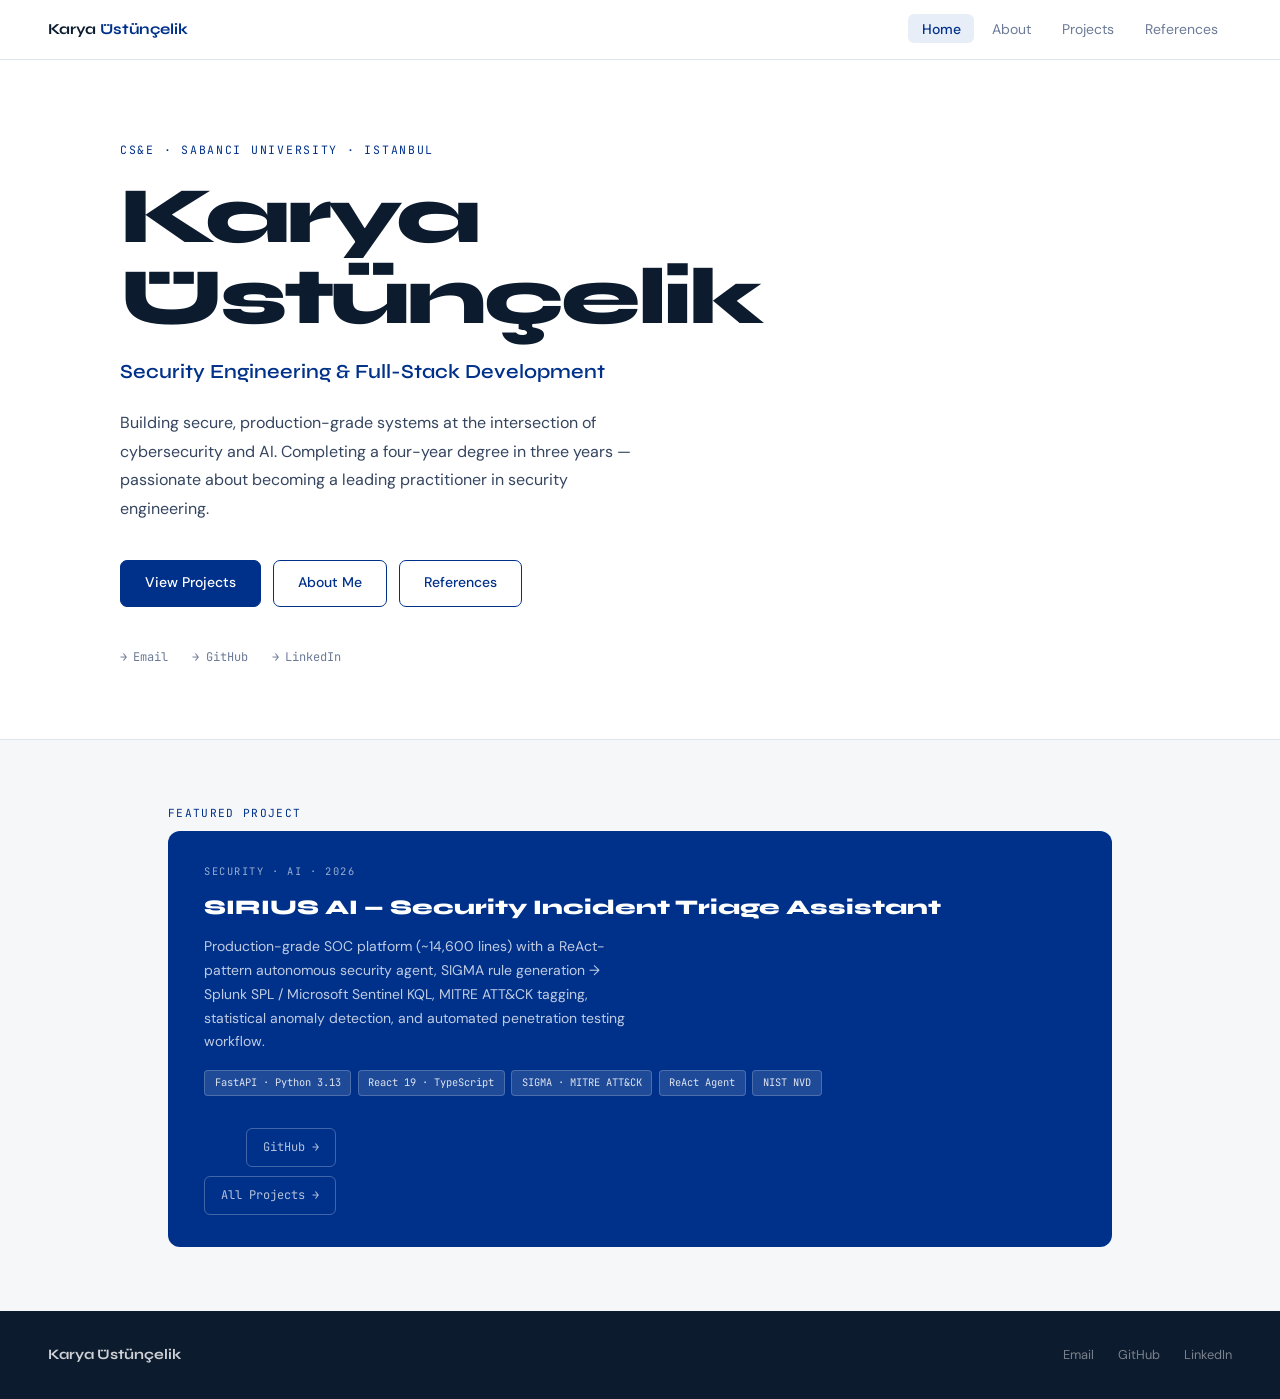
<file: index.html>
<!DOCTYPE html>
<html lang="en">
<head>
<meta charset="UTF-8"/>
<meta name="viewport" content="width=device-width, initial-scale=1.0"/>
<title>Karya Üstünçelik</title>
<link rel="stylesheet" href="style.css"/>
<style>
.hero {
  background: var(--white);
  border-bottom: 1px solid var(--border);
  padding: 5rem 3rem 4.5rem;
}
.hero-inner { max-width: 1040px; margin: 0 auto; }
.hero-eyebrow {
  font-family: var(--f-mono);
  font-size: 0.72rem; color: var(--blue);
  letter-spacing: 0.15em; text-transform: uppercase;
  margin-bottom: 1rem;
}
.hero-name {
  font-family: var(--f-display);
  font-size: clamp(3rem, 7vw, 5rem);
  font-weight: 800; letter-spacing: -0.04em;
  line-height: 1.02; color: var(--ink);
  margin-bottom: 1rem;
}
.hero-role {
  font-family: var(--f-display);
  font-size: clamp(1rem, 2.5vw, 1.25rem);
  font-weight: 600; color: var(--blue);
  margin-bottom: 1.25rem;
}
.hero-desc {
  font-size: 1rem; color: var(--ink-mid);
  max-width: 520px; line-height: 1.8; margin-bottom: 2.25rem;
}
.hero-btns { display: flex; gap: 0.75rem; flex-wrap: wrap; }
.hero-links {
  margin-top: 2.5rem;
  display: flex; gap: 1.5rem; flex-wrap: wrap;
}
.hero-link {
  font-family: var(--f-mono);
  font-size: 0.75rem; color: var(--muted);
  text-decoration: none; display: flex;
  align-items: center; gap: 0.4rem;
  transition: color 0.2s;
}
.hero-link:hover { color: var(--blue); }
.hero-link::before { content: '→'; }

/* FEATURED */
.featured-card {
  background: var(--blue);
  border-radius: 12px;
  padding: 2rem 2.25rem;
  color: #fff;
  display: flex; justify-content: space-between;
  align-items: flex-start; gap: 2rem;
  flex-wrap: wrap;
}
.featured-label {
  font-family: var(--f-mono);
  font-size: 0.65rem; letter-spacing: 0.15em;
  text-transform: uppercase; color: rgba(255,255,255,0.6);
  margin-bottom: 0.6rem;
}
.featured-title {
  font-family: var(--f-display);
  font-size: 1.3rem; font-weight: 800;
  color: #fff; margin-bottom: 0.6rem;
}
.featured-desc { font-size: 0.875rem; color: rgba(255,255,255,0.75); line-height: 1.7; max-width: 440px; }
.featured-tags { display: flex; flex-wrap: wrap; gap: 0.4rem; margin-top: 1rem; }
.featured-tag {
  font-family: var(--f-mono);
  font-size: 0.65rem; padding: 0.2rem 0.6rem;
  background: rgba(255,255,255,0.12);
  color: rgba(255,255,255,0.85);
  border: 1px solid rgba(255,255,255,0.2);
  border-radius: 4px;
}
.featured-link {
  font-family: var(--f-mono);
  font-size: 0.75rem; color: rgba(255,255,255,0.7);
  text-decoration: none; white-space: nowrap;
  padding: 0.5rem 1rem;
  border: 1px solid rgba(255,255,255,0.25);
  border-radius: 6px; transition: background 0.2s;
}
.featured-link:hover { background: rgba(255,255,255,0.12); color: #fff; }

@media (max-width: 768px) {
  .hero { padding: 3rem 1.25rem 2.5rem; }
}
</style>
</head>
<body>

<nav>
  <a href="index.html" class="nav-brand">Karya <em>Üstünçelik</em></a>
  <ul class="nav-links">
    <li><a href="index.html" class="active">Home</a></li>
    <li><a href="about.html">About</a></li>
    <li><a href="projects.html">Projects</a></li>
    <li><a href="references.html">References</a></li>
  </ul>
</nav>

<div class="hero">
  <div class="hero-inner">
    <p class="hero-eyebrow">CS&amp;E · Sabancı University · Istanbul</p>
    <h1 class="hero-name">Karya<br/>Üstünçelik</h1>
    <p class="hero-role">Security Engineering &amp; Full-Stack Development</p>
    <p class="hero-desc">
      Building secure, production-grade systems at the intersection of cybersecurity and AI.
      Completing a four-year degree in three years — passionate about becoming a leading
      practitioner in security engineering.
    </p>
    <div class="hero-btns">
      <a href="projects.html" class="btn btn-primary">View Projects</a>
      <a href="about.html" class="btn btn-outline">About Me</a>
      <a href="references.html" class="btn btn-outline">References</a>
    </div>
    <div class="hero-links">
      <a href="mailto:karya.ustuncelik@sabanciuniv.edu" class="hero-link">Email</a>
      <a href="https://github.com/Karyaustuncelik" class="hero-link" target="_blank">GitHub</a>
      <a href="https://www.linkedin.com/in/karya-ustuncelik-a9627a252" class="hero-link" target="_blank">LinkedIn</a>
    </div>
  </div>
</div>

<div style="background:var(--bg);padding:4rem 0;">
  <div class="container">
    <p class="section-label">Featured Project</p>
    <div class="featured-card">
      <div>
        <div class="featured-label">Security · AI · 2026</div>
        <div class="featured-title">SIRIUS AI — Security Incident Triage Assistant</div>
        <div class="featured-desc">
          Production-grade SOC platform (~14,600 lines) with a ReAct-pattern autonomous security agent,
          SIGMA rule generation → Splunk SPL / Microsoft Sentinel KQL, MITRE ATT&amp;CK tagging,
          statistical anomaly detection, and automated penetration testing workflow.
        </div>
        <div class="featured-tags">
          <span class="featured-tag">FastAPI · Python 3.13</span>
          <span class="featured-tag">React 19 · TypeScript</span>
          <span class="featured-tag">SIGMA · MITRE ATT&amp;CK</span>
          <span class="featured-tag">ReAct Agent</span>
          <span class="featured-tag">NIST NVD</span>
        </div>
      </div>
      <div style="display:flex;flex-direction:column;gap:0.6rem;align-items:flex-end;">
        <a href="https://github.com/Karyaustuncelik/AI-Powered-Security-Incident-Triage-Assistant" class="featured-link" target="_blank">GitHub →</a>
        <a href="projects.html" class="featured-link">All Projects →</a>
      </div>
    </div>
  </div>
</div>

<footer>
  <span class="footer-name">Karya Üstünçelik</span>
  <div class="footer-links">
    <a href="mailto:karya.ustuncelik@sabanciuniv.edu">Email</a>
    <a href="https://github.com/Karyaustuncelik" target="_blank">GitHub</a>
    <a href="https://www.linkedin.com/in/karya-ustuncelik-a9627a252" target="_blank">LinkedIn</a>
  </div>
</footer>

</body>
</html>
</file>
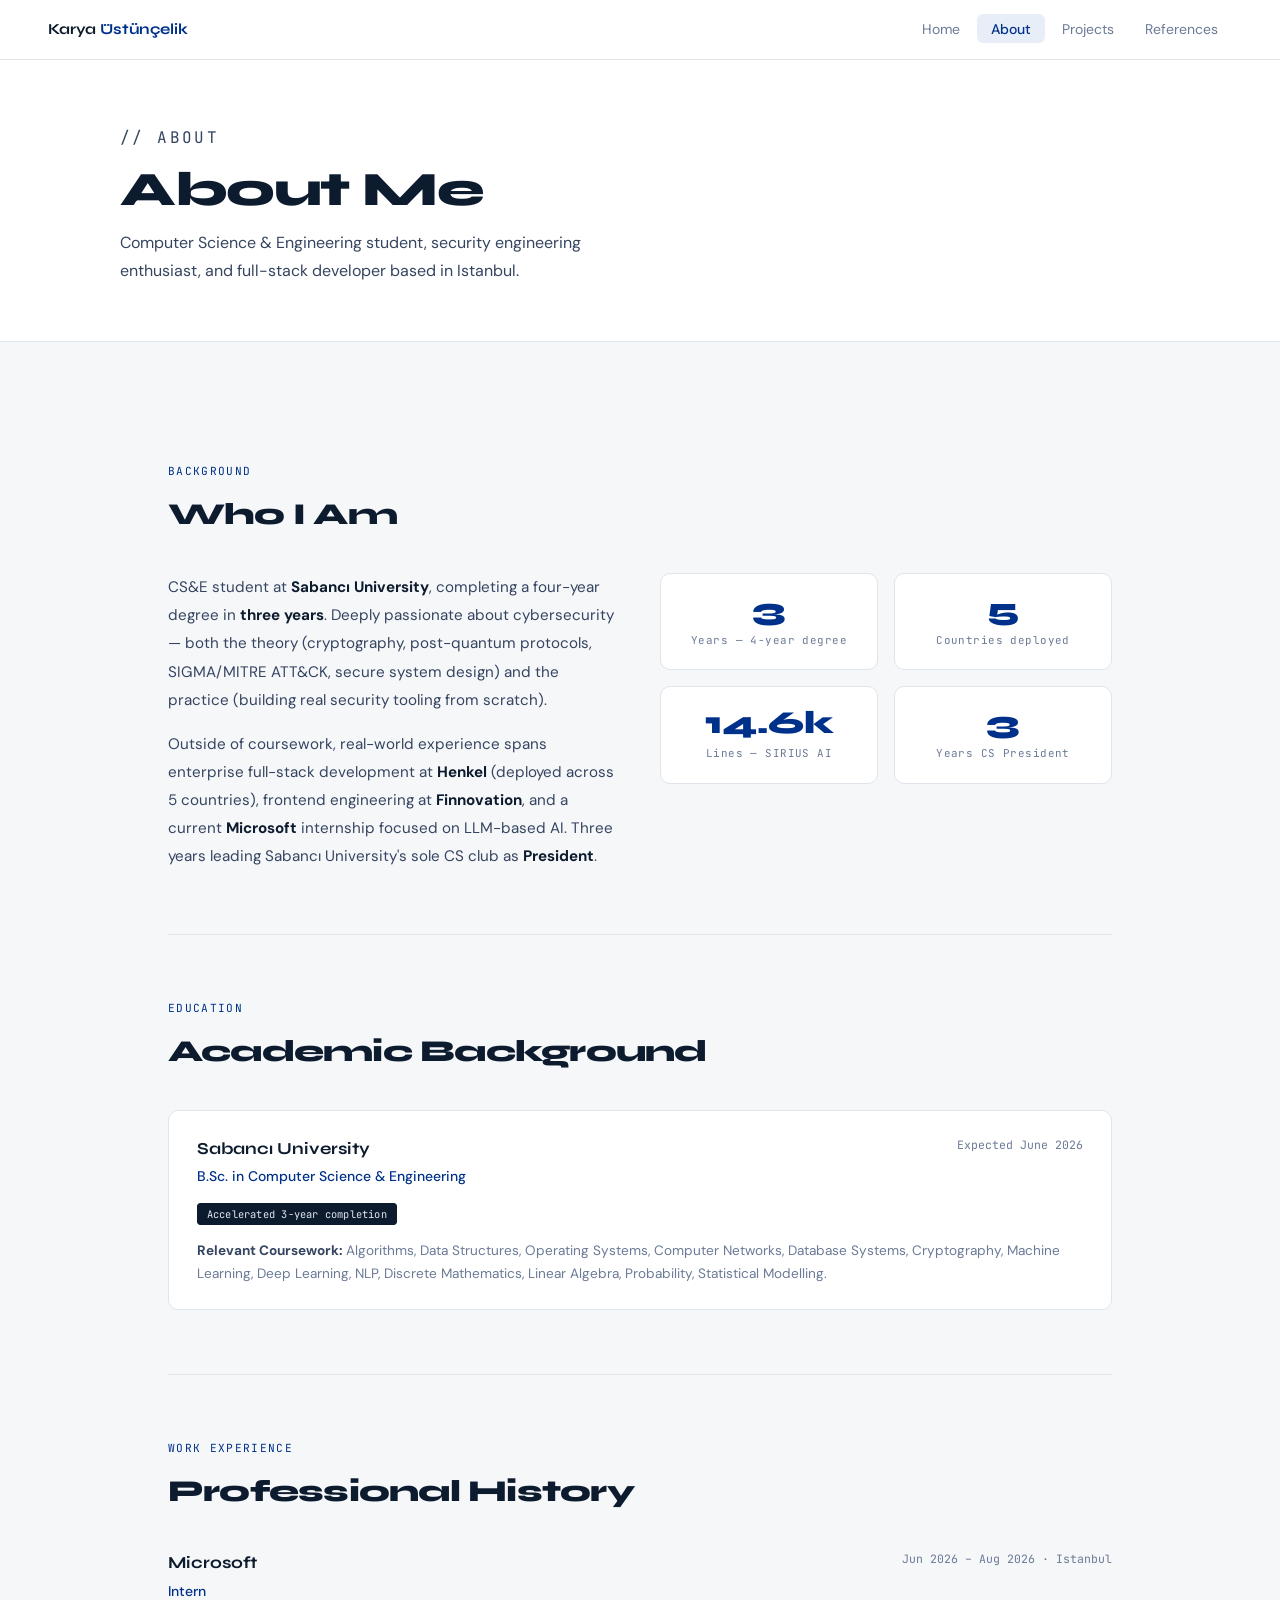
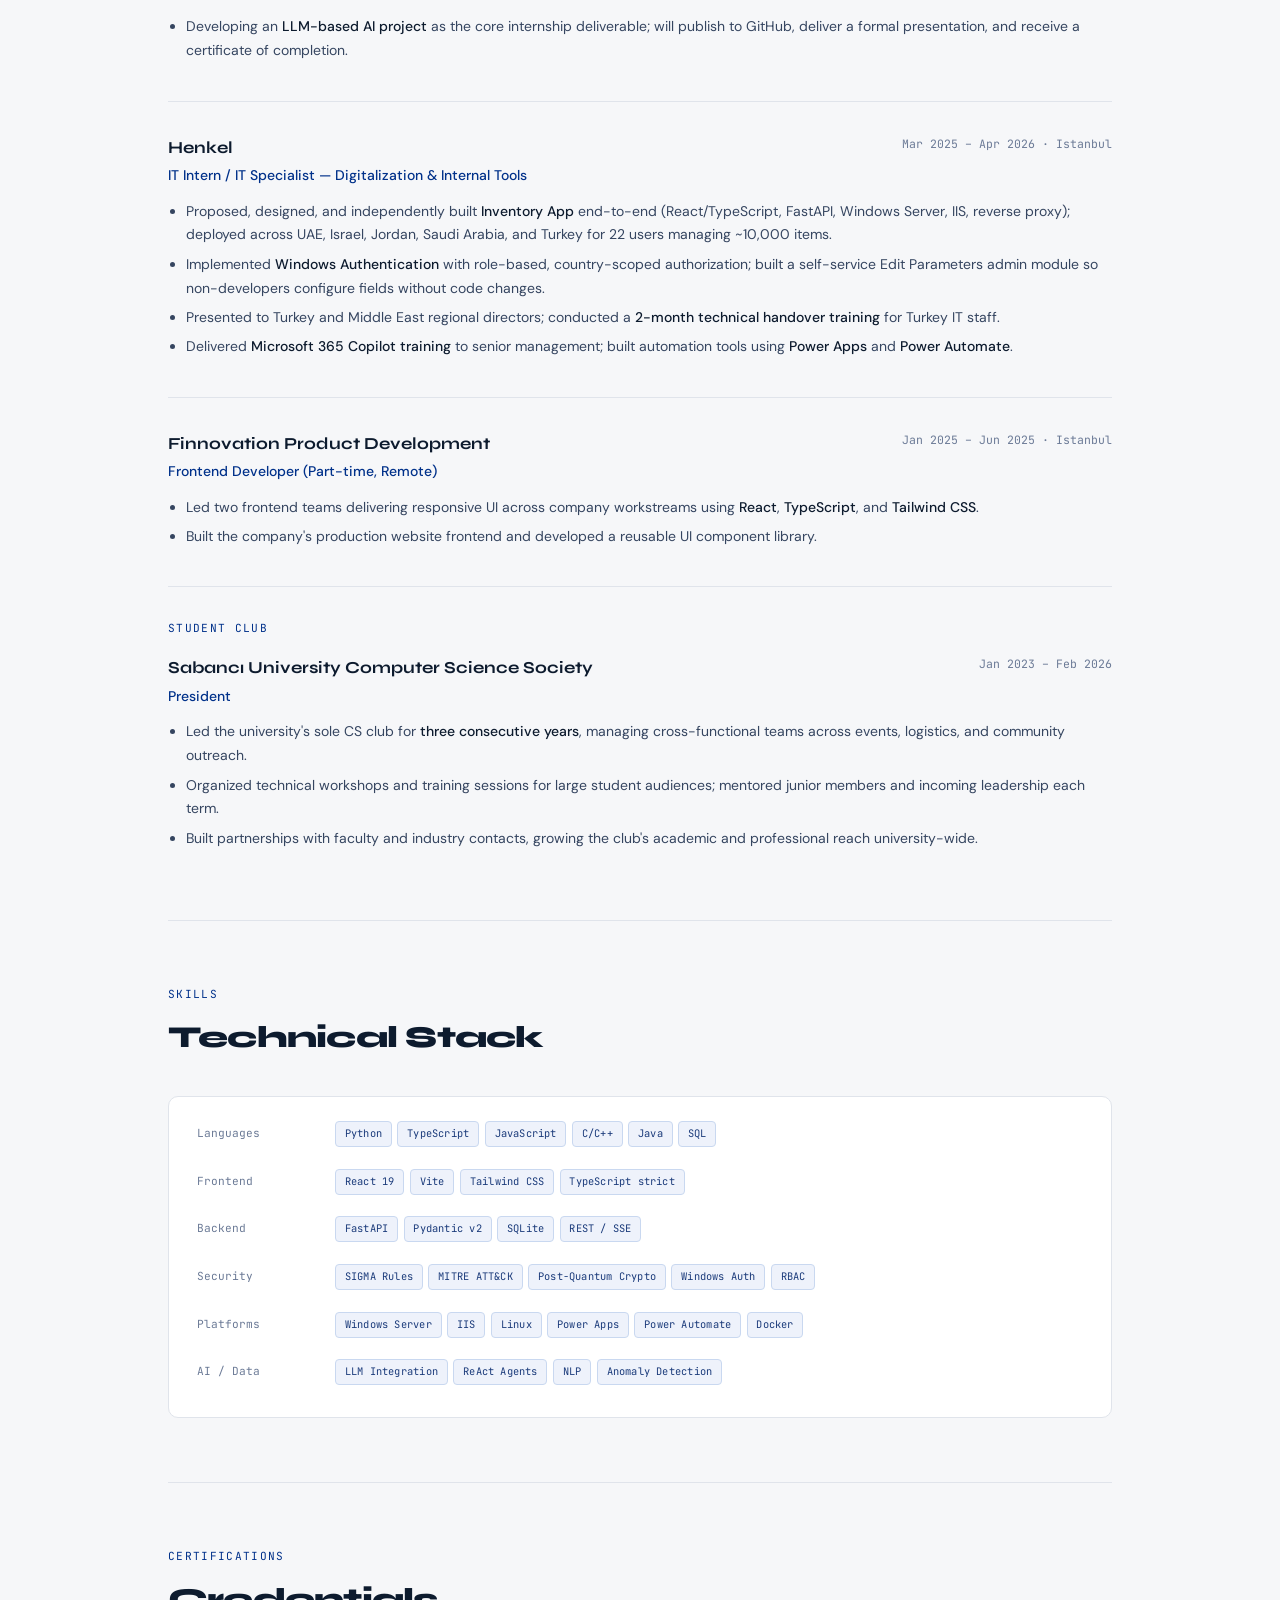
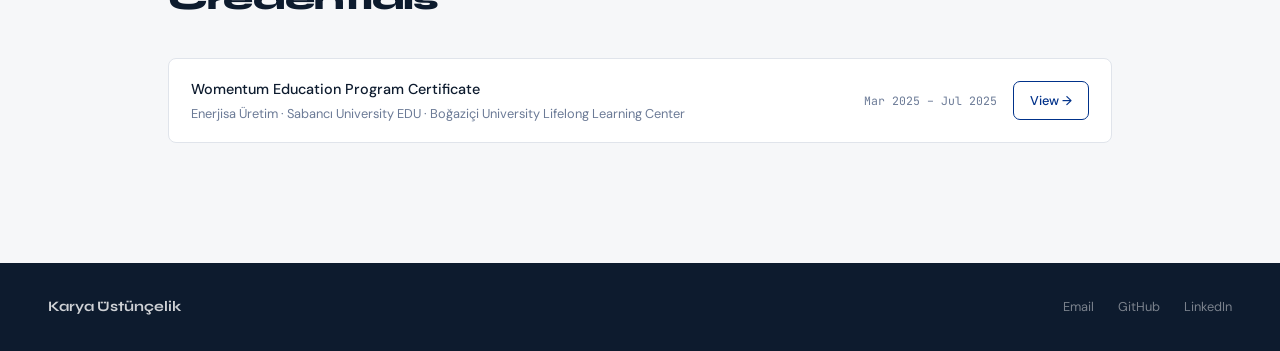
<file: about.html>
<!DOCTYPE html>
<html lang="en">
<head>
<meta charset="UTF-8"/>
<meta name="viewport" content="width=device-width, initial-scale=1.0"/>
<title>About — Karya Üstünçelik</title>
<link rel="stylesheet" href="style.css"/>
<style>
.exp-item { margin-bottom: 2rem; padding-bottom: 2rem; border-bottom: 1px solid var(--border); }
.exp-item:last-child { border-bottom: none; margin-bottom: 0; padding-bottom: 0; }
.exp-header { display: flex; align-items: flex-start; justify-content: space-between; gap: 1rem; margin-bottom: 0.75rem; }
.exp-company { font-family: var(--f-display); font-weight: 700; font-size: 1.05rem; color: var(--ink); }
.exp-role { font-size: 0.875rem; color: var(--blue); font-weight: 500; margin-top: 0.1rem; }
.exp-date { font-family: var(--f-mono); font-size: 0.72rem; color: var(--muted); white-space: nowrap; flex-shrink: 0; }
.exp-bullets { padding-left: 1.1rem; }
.exp-bullets li { font-size: 0.875rem; color: var(--ink-mid); line-height: 1.7; margin-bottom: 0.35rem; }
.exp-bullets li strong { color: var(--ink); font-weight: 500; }
.skill-row { display: flex; gap: 0.5rem; flex-wrap: wrap; margin-bottom: 0.5rem; }
.skill-label { font-family: var(--f-mono); font-size: 0.7rem; color: var(--muted); width: 130px; flex-shrink: 0; padding-top: 0.2rem; }
.cert-card { background: var(--white); border: 1px solid var(--border); border-radius: 8px; padding: 1.1rem 1.4rem; display: flex; justify-content: space-between; align-items: center; flex-wrap: wrap; gap: 0.75rem; }
.cert-name { font-weight: 500; font-size: 0.9rem; color: var(--ink); }
.cert-org { font-size: 0.8rem; color: var(--muted); margin-top: 0.1rem; }
</style>
</head>
<body>

<nav>
  <a href="index.html" class="nav-brand">Karya <em>Üstünçelik</em></a>
  <ul class="nav-links">
    <li><a href="index.html">Home</a></li>
    <li><a href="about.html" class="active">About</a></li>
    <li><a href="projects.html">Projects</a></li>
    <li><a href="references.html">References</a></li>
  </ul>
</nav>

<div class="page-hero">
  <div class="page-hero-inner">
    <p class="eyebrow">// about</p>
    <h1>About Me</h1>
    <p>Computer Science &amp; Engineering student, security engineering enthusiast, and full-stack developer based in Istanbul.</p>
  </div>
</div>

<div style="padding: 3.5rem 0; background: var(--bg);">
<div class="container">

  <!-- BIO -->
  <div class="section">
    <p class="section-label">Background</p>
    <h2 class="section-title">Who I Am</h2>
    <div class="grid-2" style="gap:2.5rem;">
      <div>
        <p style="color:var(--ink-mid);line-height:1.85;margin-bottom:1rem;font-size:0.95rem;">
          CS&amp;E student at <strong style="color:var(--ink)">Sabancı University</strong>, completing a
          four-year degree in <strong style="color:var(--ink)">three years</strong>.
          Deeply passionate about cybersecurity — both the theory (cryptography, post-quantum protocols,
          SIGMA/MITRE ATT&amp;CK, secure system design) and the practice (building real security tooling
          from scratch).
        </p>
        <p style="color:var(--ink-mid);line-height:1.85;font-size:0.95rem;">
          Outside of coursework, real-world experience spans enterprise full-stack development at
          <strong style="color:var(--ink)">Henkel</strong> (deployed across 5 countries),
          frontend engineering at <strong style="color:var(--ink)">Finnovation</strong>,
          and a current <strong style="color:var(--ink)">Microsoft</strong> internship focused on LLM-based AI.
          Three years leading Sabancı University's sole CS club as <strong style="color:var(--ink)">President</strong>.
        </p>
      </div>
      <div>
        <div class="stat-grid" style="grid-template-columns:1fr 1fr;">
          <div class="stat"><div class="stat-num">3</div><div class="stat-label">Years — 4-year degree</div></div>
          <div class="stat"><div class="stat-num">5</div><div class="stat-label">Countries deployed</div></div>
          <div class="stat"><div class="stat-num">14.6k</div><div class="stat-label">Lines — SIRIUS AI</div></div>
          <div class="stat"><div class="stat-num">3</div><div class="stat-label">Years CS President</div></div>
        </div>
      </div>
    </div>
  </div>

  <hr/>

  <!-- EDUCATION -->
  <div class="section">
    <p class="section-label">Education</p>
    <h2 class="section-title">Academic Background</h2>
    <div class="card">
      <div class="exp-header">
        <div>
          <div class="exp-company">Sabancı University</div>
          <div class="exp-role">B.Sc. in Computer Science &amp; Engineering</div>
        </div>
        <div class="exp-date">Expected June 2026</div>
      </div>
      <div style="margin-bottom:0.75rem;">
        <span class="tag dark">Accelerated 3-year completion</span>
      </div>
      <div style="font-size:0.85rem;color:var(--muted);">
        <strong style="color:var(--ink-mid);">Relevant Coursework:</strong>
        Algorithms, Data Structures, Operating Systems, Computer Networks, Database Systems,
        Cryptography, Machine Learning, Deep Learning, NLP, Discrete Mathematics,
        Linear Algebra, Probability, Statistical Modelling.
      </div>
    </div>
  </div>

  <hr/>

  <!-- EXPERIENCE -->
  <div class="section">
    <p class="section-label">Work Experience</p>
    <h2 class="section-title">Professional History</h2>

    <div class="exp-item">
      <div class="exp-header">
        <div>
          <div class="exp-company">Microsoft</div>
          <div class="exp-role">Intern</div>
        </div>
        <div class="exp-date">Jun 2026 – Aug 2026 · Istanbul</div>
      </div>
      <ul class="exp-bullets">
        <li>Developing an <strong>LLM-based AI project</strong> as the core internship deliverable; will publish to GitHub, deliver a formal presentation, and receive a certificate of completion.</li>
      </ul>
    </div>

    <div class="exp-item">
      <div class="exp-header">
        <div>
          <div class="exp-company">Henkel</div>
          <div class="exp-role">IT Intern / IT Specialist — Digitalization &amp; Internal Tools</div>
        </div>
        <div class="exp-date">Mar 2025 – Apr 2026 · Istanbul</div>
      </div>
      <ul class="exp-bullets">
        <li>Proposed, designed, and independently built <strong>Inventory App</strong> end-to-end (React/TypeScript, FastAPI, Windows Server, IIS, reverse proxy); deployed across UAE, Israel, Jordan, Saudi Arabia, and Turkey for 22 users managing ~10,000 items.</li>
        <li>Implemented <strong>Windows Authentication</strong> with role-based, country-scoped authorization; built a self-service Edit Parameters admin module so non-developers configure fields without code changes.</li>
        <li>Presented to Turkey and Middle East regional directors; conducted a <strong>2-month technical handover training</strong> for Turkey IT staff.</li>
        <li>Delivered <strong>Microsoft 365 Copilot training</strong> to senior management; built automation tools using <strong>Power Apps</strong> and <strong>Power Automate</strong>.</li>
      </ul>
    </div>

    <div class="exp-item">
      <div class="exp-header">
        <div>
          <div class="exp-company">Finnovation Product Development</div>
          <div class="exp-role">Frontend Developer (Part-time, Remote)</div>
        </div>
        <div class="exp-date">Jan 2025 – Jun 2025 · Istanbul</div>
      </div>
      <ul class="exp-bullets">
        <li>Led two frontend teams delivering responsive UI across company workstreams using <strong>React</strong>, <strong>TypeScript</strong>, and <strong>Tailwind CSS</strong>.</li>
        <li>Built the company's production website frontend and developed a reusable UI component library.</li>
      </ul>
    </div>

    <p class="section-label" style="margin-bottom:1rem;margin-top:0.5rem;">Student Club</p>
    <div class="exp-item">
      <div class="exp-header">
        <div>
          <div class="exp-company">Sabancı University Computer Science Society</div>
          <div class="exp-role">President</div>
        </div>
        <div class="exp-date">Jan 2023 – Feb 2026</div>
      </div>
      <ul class="exp-bullets">
        <li>Led the university's sole CS club for <strong>three consecutive years</strong>, managing cross-functional teams across events, logistics, and community outreach.</li>
        <li>Organized technical workshops and training sessions for large student audiences; mentored junior members and incoming leadership each term.</li>
        <li>Built partnerships with faculty and industry contacts, growing the club's academic and professional reach university-wide.</li>
      </ul>
    </div>
  </div>

  <hr/>

  <!-- SKILLS -->
  <div class="section">
    <p class="section-label">Skills</p>
    <h2 class="section-title">Technical Stack</h2>
    <div class="card" style="display:flex;flex-direction:column;gap:0.85rem;">
      <div class="skill-row"><span class="skill-label">Languages</span><div style="display:flex;flex-wrap:wrap;gap:0.35rem;"><span class="tag">Python</span><span class="tag">TypeScript</span><span class="tag">JavaScript</span><span class="tag">C/C++</span><span class="tag">Java</span><span class="tag">SQL</span></div></div>
      <div class="skill-row"><span class="skill-label">Frontend</span><div style="display:flex;flex-wrap:wrap;gap:0.35rem;"><span class="tag">React 19</span><span class="tag">Vite</span><span class="tag">Tailwind CSS</span><span class="tag">TypeScript strict</span></div></div>
      <div class="skill-row"><span class="skill-label">Backend</span><div style="display:flex;flex-wrap:wrap;gap:0.35rem;"><span class="tag">FastAPI</span><span class="tag">Pydantic v2</span><span class="tag">SQLite</span><span class="tag">REST / SSE</span></div></div>
      <div class="skill-row"><span class="skill-label">Security</span><div style="display:flex;flex-wrap:wrap;gap:0.35rem;"><span class="tag">SIGMA Rules</span><span class="tag">MITRE ATT&amp;CK</span><span class="tag">Post-Quantum Crypto</span><span class="tag">Windows Auth</span><span class="tag">RBAC</span></div></div>
      <div class="skill-row"><span class="skill-label">Platforms</span><div style="display:flex;flex-wrap:wrap;gap:0.35rem;"><span class="tag">Windows Server</span><span class="tag">IIS</span><span class="tag">Linux</span><span class="tag">Power Apps</span><span class="tag">Power Automate</span><span class="tag">Docker</span></div></div>
      <div class="skill-row"><span class="skill-label">AI / Data</span><div style="display:flex;flex-wrap:wrap;gap:0.35rem;"><span class="tag">LLM Integration</span><span class="tag">ReAct Agents</span><span class="tag">NLP</span><span class="tag">Anomaly Detection</span></div></div>
    </div>
  </div>

  <hr/>

  <!-- CERTIFICATIONS -->
  <div class="section">
    <p class="section-label">Certifications</p>
    <h2 class="section-title">Credentials</h2>
    <div class="cert-card">
      <div>
        <div class="cert-name">Womentum Education Program Certificate</div>
        <div class="cert-org">Enerjisa Üretim · Sabancı University EDU · Boğaziçi University Lifelong Learning Center</div>
      </div>
      <div style="display:flex;align-items:center;gap:1rem;flex-shrink:0;">
        <span style="font-family:var(--f-mono);font-size:0.72rem;color:var(--muted);">Mar 2025 – Jul 2025</span>
        <a href="https://credsverse.com/credentials/7b3288bf-b8ce-4d49-b670-2519e82ace76" class="btn btn-outline" style="padding:0.45rem 1rem;font-size:0.8rem;" target="_blank">View →</a>
      </div>
    </div>
  </div>

</div>
</div>

<footer>
  <span class="footer-name">Karya Üstünçelik</span>
  <div class="footer-links">
    <a href="mailto:karya.ustuncelik@sabanciuniv.edu">Email</a>
    <a href="https://github.com/Karyaustuncelik" target="_blank">GitHub</a>
    <a href="https://www.linkedin.com/in/karya-ustuncelik-a9627a252" target="_blank">LinkedIn</a>
  </div>
</footer>

</body>
</html>
</file>
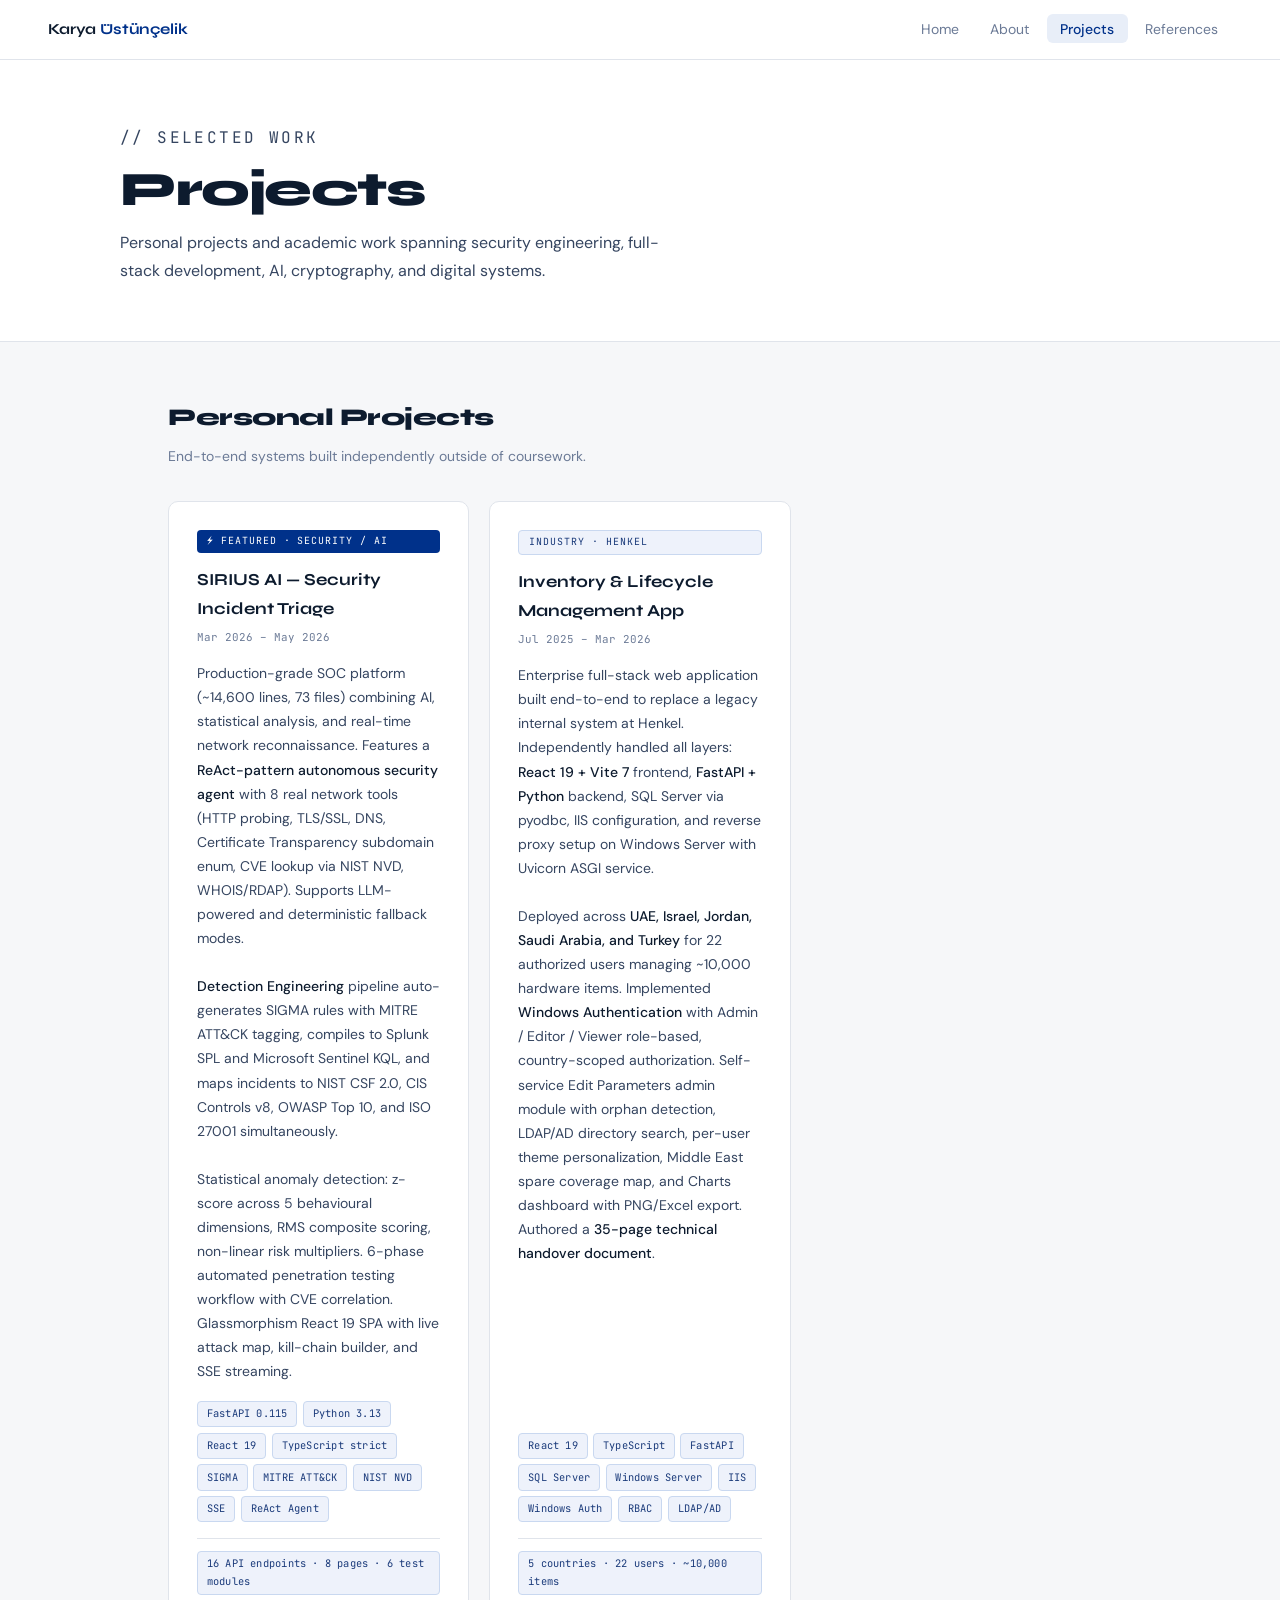
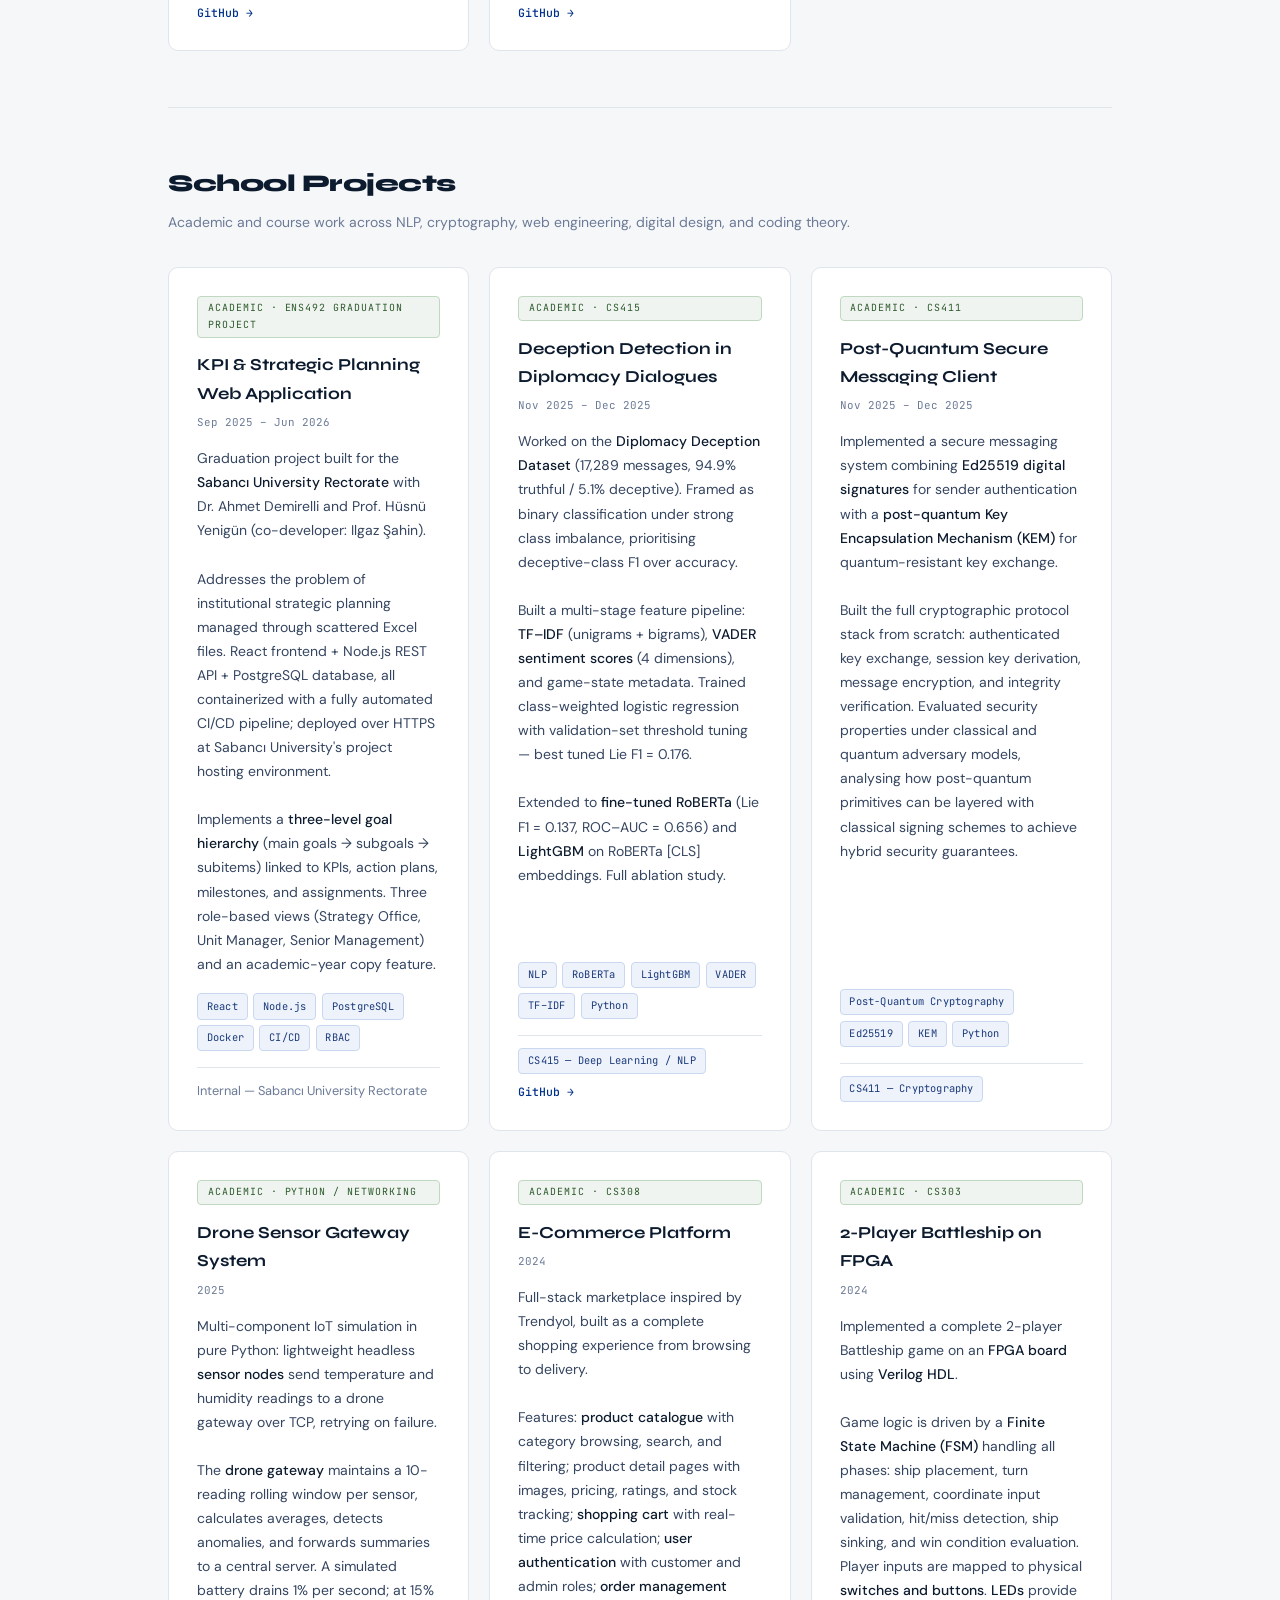
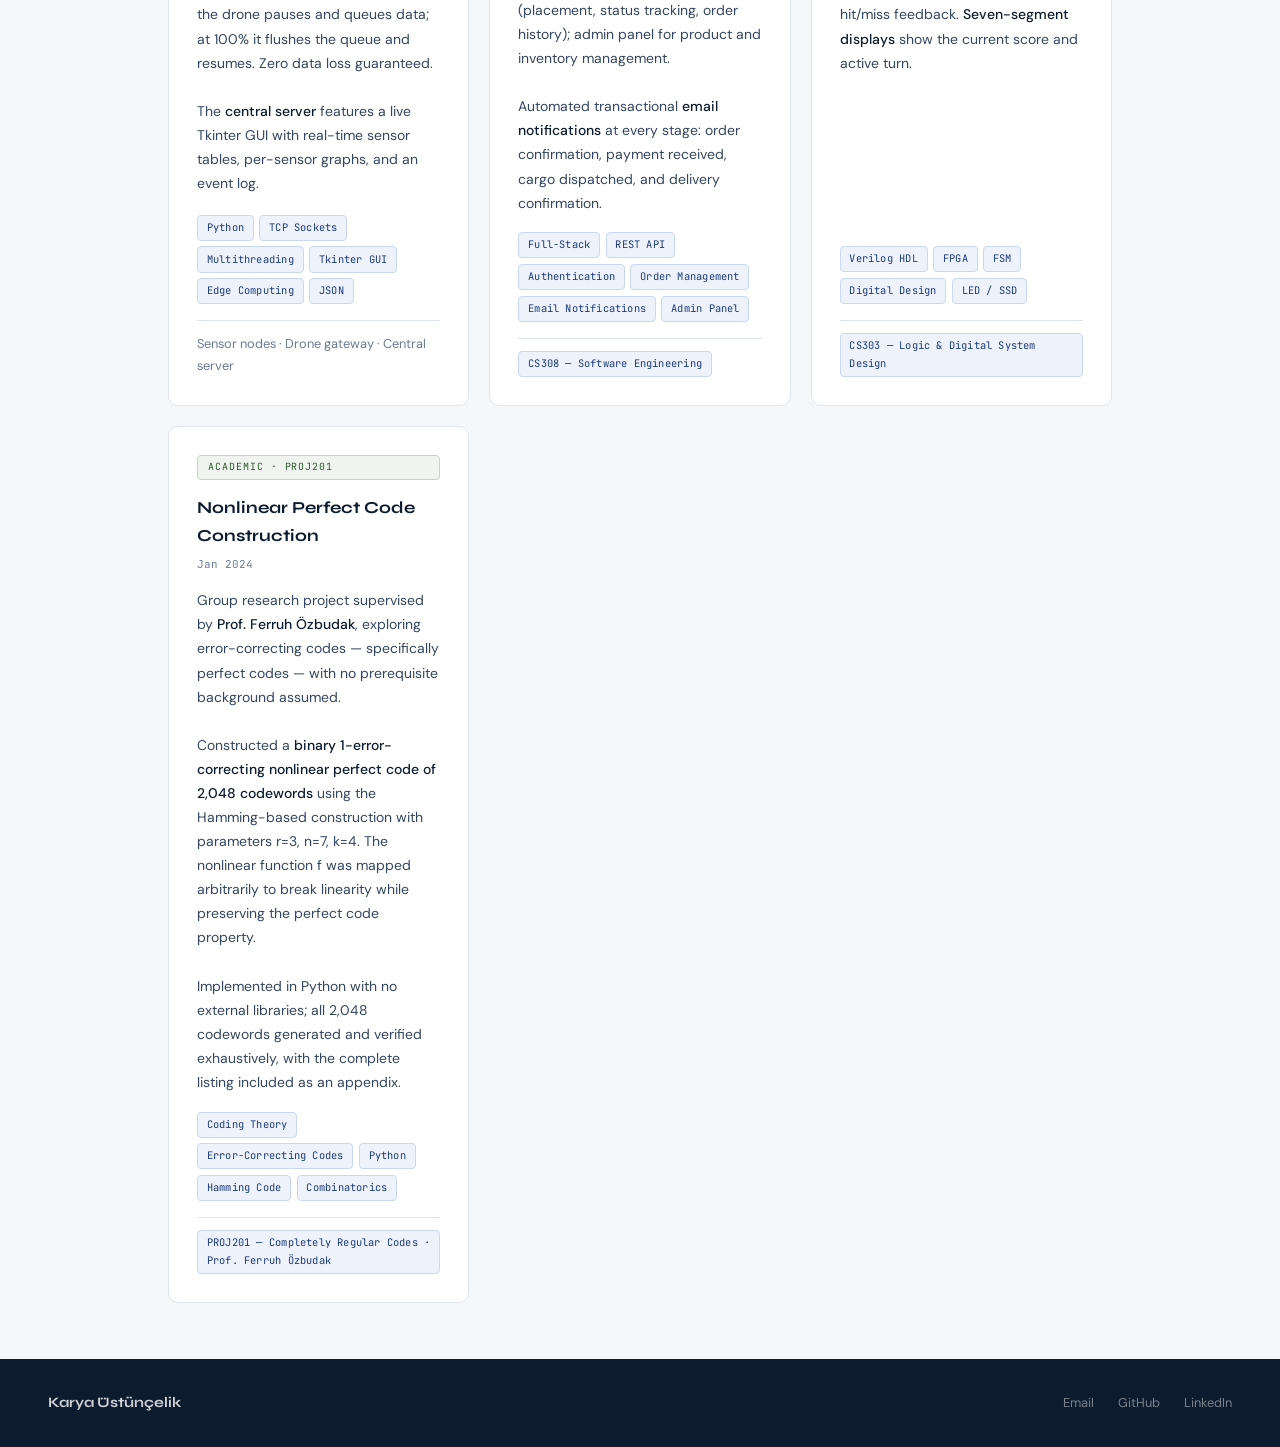
<file: projects.html>
<!DOCTYPE html>
<html lang="en">
<head>
<meta charset="UTF-8"/>
<meta name="viewport" content="width=device-width, initial-scale=1.0"/>
<title>Projects — Karya Üstünçelik</title>
<link rel="stylesheet" href="style.css"/>
<style>
.project-card {
  background: var(--white); border: 1px solid var(--border);
  border-radius: 10px; padding: 1.75rem;
  transition: box-shadow 0.2s, border-color 0.2s;
  display: flex; flex-direction: column;
}
.project-card:hover { border-color: #b8c9e8; box-shadow: 0 4px 20px rgba(0,49,138,0.08); }
.project-badge {
  display: inline-block; font-family: var(--f-mono);
  font-size: 0.62rem; letter-spacing: 0.1em; text-transform: uppercase;
  padding: 0.2rem 0.6rem; border-radius: 4px; margin-bottom: 0.85rem;
}
.badge-featured { background: var(--blue); color: #fff; }
.badge-industry { background: var(--tag-bg); color: var(--tag-text); border: 1px solid #c9d8f0; }
.badge-course   { background: #f0f4f0; color: #2d5a2d; border: 1px solid #c0d8c0; }
.project-title { font-family: var(--f-display); font-size: 1.05rem; font-weight: 700; color: var(--ink); margin-bottom: 0.3rem; }
.project-date  { font-family: var(--f-mono); font-size: 0.68rem; color: var(--muted); margin-bottom: 0.9rem; }
.project-desc  { font-size: 0.875rem; color: var(--ink-mid); line-height: 1.72; flex: 1; margin-bottom: 1.1rem; }
.project-desc strong { color: var(--ink); font-weight: 500; }
.project-footer { display: flex; align-items: center; justify-content: space-between; margin-top: auto; padding-top: 0.75rem; border-top: 1px solid var(--border); flex-wrap: wrap; gap: 0.5rem; }
.section-group-label { font-family: var(--f-display); font-size: 1.5rem; font-weight: 800; letter-spacing: -0.02em; color: var(--ink); margin-bottom: 0.35rem; }
.section-group-sub   { font-size: 0.875rem; color: var(--muted); margin-bottom: 2rem; }
.section-divider-line { border: none; border-top: 1px solid var(--border); margin: 3.5rem 0; }
</style>
</head>
<body>

<nav>
  <a href="index.html" class="nav-brand">Karya <em>Üstünçelik</em></a>
  <ul class="nav-links">
    <li><a href="index.html">Home</a></li>
    <li><a href="about.html">About</a></li>
    <li><a href="projects.html" class="active">Projects</a></li>
    <li><a href="references.html">References</a></li>
  </ul>
</nav>

<div class="page-hero">
  <div class="page-hero-inner">
    <p class="eyebrow">// selected work</p>
    <h1>Projects</h1>
    <p>Personal projects and academic work spanning security engineering, full-stack development, AI, cryptography, and digital systems.</p>
  </div>
</div>

<div style="padding: 3.5rem 0; background: var(--bg);">
<div class="container">

  <!-- ══ PERSONAL PROJECTS ══ -->
  <div class="section-group-label">Personal Projects</div>
  <p class="section-group-sub">End-to-end systems built independently outside of coursework.</p>

  <div class="grid-auto">

    <!-- SIRIUS AI -->
    <div class="project-card">
      <span class="project-badge badge-featured">⚡ Featured · Security / AI</span>
      <div class="project-title">SIRIUS AI — Security Incident Triage</div>
      <div class="project-date">Mar 2026 – May 2026</div>
      <p class="project-desc">
        Production-grade SOC platform (~14,600 lines, 73 files) combining AI, statistical analysis,
        and real-time network reconnaissance. Features a <strong>ReAct-pattern autonomous security agent</strong>
        with 8 real network tools (HTTP probing, TLS/SSL, DNS, Certificate Transparency subdomain enum,
        CVE lookup via NIST NVD, WHOIS/RDAP). Supports LLM-powered and deterministic fallback modes.<br/><br/>
        <strong>Detection Engineering</strong> pipeline auto-generates SIGMA rules with MITRE ATT&amp;CK tagging,
        compiles to Splunk SPL and Microsoft Sentinel KQL, and maps incidents to NIST CSF 2.0, CIS Controls v8,
        OWASP Top 10, and ISO 27001 simultaneously.<br/><br/>
        Statistical anomaly detection: z-score across 5 behavioural dimensions, RMS composite scoring,
        non-linear risk multipliers. 6-phase automated penetration testing workflow with CVE correlation.
        Glassmorphism React 19 SPA with live attack map, kill-chain builder, and SSE streaming.
      </p>
      <div class="card-tags">
        <span class="tag">FastAPI 0.115</span><span class="tag">Python 3.13</span>
        <span class="tag">React 19</span><span class="tag">TypeScript strict</span>
        <span class="tag">SIGMA</span><span class="tag">MITRE ATT&amp;CK</span>
        <span class="tag">NIST NVD</span><span class="tag">SSE</span><span class="tag">ReAct Agent</span>
      </div>
      <div class="project-footer">
        <span class="tag">16 API endpoints · 8 pages · 6 test modules</span>
        <a href="https://github.com/Karyaustuncelik/AI-Powered-Security-Incident-Triage-Assistant" class="link" target="_blank">GitHub →</a>
      </div>
    </div>

    <!-- Inventory App -->
    <div class="project-card">
      <span class="project-badge badge-industry">Industry · Henkel</span>
      <div class="project-title">Inventory &amp; Lifecycle Management App</div>
      <div class="project-date">Jul 2025 – Mar 2026</div>
      <p class="project-desc">
        Enterprise full-stack web application built end-to-end to replace a legacy internal system at Henkel.
        Independently handled all layers: <strong>React 19 + Vite 7</strong> frontend,
        <strong>FastAPI + Python</strong> backend, SQL Server via pyodbc, IIS configuration,
        and reverse proxy setup on Windows Server with Uvicorn ASGI service.<br/><br/>
        Deployed across <strong>UAE, Israel, Jordan, Saudi Arabia, and Turkey</strong> for 22 authorized users
        managing ~10,000 hardware items. Implemented <strong>Windows Authentication</strong> with
        Admin / Editor / Viewer role-based, country-scoped authorization. Self-service Edit Parameters
        admin module with orphan detection, LDAP/AD directory search, per-user theme personalization,
        Middle East spare coverage map, and Charts dashboard with PNG/Excel export.
        Authored a <strong>35-page technical handover document</strong>.
      </p>
      <div class="card-tags">
        <span class="tag">React 19</span><span class="tag">TypeScript</span>
        <span class="tag">FastAPI</span><span class="tag">SQL Server</span>
        <span class="tag">Windows Server</span><span class="tag">IIS</span>
        <span class="tag">Windows Auth</span><span class="tag">RBAC</span><span class="tag">LDAP/AD</span>
      </div>
      <div class="project-footer">
        <span class="tag">5 countries · 22 users · ~10,000 items</span>
        <a href="https://github.com/Karyaustuncelik/enterprise-inventory-portal" class="link" target="_blank">GitHub →</a>
      </div>
    </div>

  </div>

  <hr class="section-divider-line"/>

  <!-- ══ SCHOOL PROJECTS ══ -->
  <div class="section-group-label">School Projects</div>
  <p class="section-group-sub">Academic and course work across NLP, cryptography, web engineering, digital design, and coding theory.</p>

  <div class="grid-auto">

    <!-- KPI -->
    <div class="project-card">
      <span class="project-badge badge-course">Academic · ENS492 Graduation Project</span>
      <div class="project-title">KPI &amp; Strategic Planning Web Application</div>
      <div class="project-date">Sep 2025 – Jun 2026</div>
      <p class="project-desc">
        Graduation project built for the <strong>Sabancı University Rectorate</strong> with
        Dr. Ahmet Demirelli and Prof. Hüsnü Yenigün (co-developer: Ilgaz Şahin).<br/><br/>
        Addresses the problem of institutional strategic planning managed through scattered Excel files.
        React frontend + Node.js REST API + PostgreSQL database, all containerized with a fully automated
        CI/CD pipeline; deployed over HTTPS at Sabancı University's project hosting environment.<br/><br/>
        Implements a <strong>three-level goal hierarchy</strong> (main goals → subgoals → subitems)
        linked to KPIs, action plans, milestones, and assignments. Three role-based views
        (Strategy Office, Unit Manager, Senior Management) and an academic-year copy feature.
      </p>
      <div class="card-tags">
        <span class="tag">React</span><span class="tag">Node.js</span>
        <span class="tag">PostgreSQL</span><span class="tag">Docker</span>
        <span class="tag">CI/CD</span><span class="tag">RBAC</span>
      </div>
      <div class="project-footer">
        <span style="font-size:0.8rem;color:var(--muted);">Internal — Sabancı University Rectorate</span>
      </div>
    </div>

    <!-- Deception Detection -->
    <div class="project-card">
      <span class="project-badge badge-course">Academic · CS415</span>
      <div class="project-title">Deception Detection in Diplomacy Dialogues</div>
      <div class="project-date">Nov 2025 – Dec 2025</div>
      <p class="project-desc">
        Worked on the <strong>Diplomacy Deception Dataset</strong> (17,289 messages, 94.9% truthful /
        5.1% deceptive). Framed as binary classification under strong class imbalance, prioritising
        deceptive-class F1 over accuracy.<br/><br/>
        Built a multi-stage feature pipeline: <strong>TF–IDF</strong> (unigrams + bigrams),
        <strong>VADER sentiment scores</strong> (4 dimensions), and game-state metadata.
        Trained class-weighted logistic regression with validation-set threshold tuning —
        best tuned Lie F1 = 0.176.<br/><br/>
        Extended to <strong>fine-tuned RoBERTa</strong> (Lie F1 = 0.137, ROC–AUC = 0.656) and
        <strong>LightGBM</strong> on RoBERTa [CLS] embeddings. Full ablation study.
      </p>
      <div class="card-tags">
        <span class="tag">NLP</span><span class="tag">RoBERTa</span>
        <span class="tag">LightGBM</span><span class="tag">VADER</span>
        <span class="tag">TF–IDF</span><span class="tag">Python</span>
      </div>
      <div class="project-footer">
        <span class="tag">CS415 — Deep Learning / NLP</span>
        <a href="https://github.com/Karyaustuncelik/cs415-diplomacy-deception-detection" class="link" target="_blank">GitHub →</a>
      </div>
    </div>

    <!-- Post-Quantum -->
    <div class="project-card">
      <span class="project-badge badge-course">Academic · CS411</span>
      <div class="project-title">Post-Quantum Secure Messaging Client</div>
      <div class="project-date">Nov 2025 – Dec 2025</div>
      <p class="project-desc">
        Implemented a secure messaging system combining <strong>Ed25519 digital signatures</strong>
        for sender authentication with a <strong>post-quantum Key Encapsulation Mechanism (KEM)</strong>
        for quantum-resistant key exchange.<br/><br/>
        Built the full cryptographic protocol stack from scratch: authenticated key exchange,
        session key derivation, message encryption, and integrity verification. Evaluated security
        properties under classical and quantum adversary models, analysing how post-quantum primitives
        can be layered with classical signing schemes to achieve hybrid security guarantees.
      </p>
      <div class="card-tags">
        <span class="tag">Post-Quantum Cryptography</span><span class="tag">Ed25519</span>
        <span class="tag">KEM</span><span class="tag">Python</span>
      </div>
      <div class="project-footer">
        <span class="tag">CS411 — Cryptography</span>
      </div>
    </div>

    <!-- Drone -->
    <div class="project-card">
      <span class="project-badge badge-course">Academic · Python / Networking</span>
      <div class="project-title">Drone Sensor Gateway System</div>
      <div class="project-date">2025</div>
      <p class="project-desc">
        Multi-component IoT simulation in pure Python: lightweight headless
        <strong>sensor nodes</strong> send temperature and humidity readings to a drone gateway
        over TCP, retrying on failure.<br/><br/>
        The <strong>drone gateway</strong> maintains a 10-reading rolling window per sensor,
        calculates averages, detects anomalies, and forwards summaries to a central server.
        A simulated battery drains 1% per second; at 15% the drone pauses and queues data;
        at 100% it flushes the queue and resumes. Zero data loss guaranteed.<br/><br/>
        The <strong>central server</strong> features a live Tkinter GUI with real-time sensor
        tables, per-sensor graphs, and an event log.
      </p>
      <div class="card-tags">
        <span class="tag">Python</span><span class="tag">TCP Sockets</span>
        <span class="tag">Multithreading</span><span class="tag">Tkinter GUI</span>
        <span class="tag">Edge Computing</span><span class="tag">JSON</span>
      </div>
      <div class="project-footer">
        <span style="font-size:0.8rem;color:var(--muted);">Sensor nodes · Drone gateway · Central server</span>
      </div>
    </div>

    <!-- CS308 E-Commerce -->
    <div class="project-card">
      <span class="project-badge badge-course">Academic · CS308</span>
      <div class="project-title">E-Commerce Platform</div>
      <div class="project-date">2024</div>
      <p class="project-desc">
        Full-stack marketplace inspired by Trendyol, built as a complete shopping experience
        from browsing to delivery.<br/><br/>
        Features: <strong>product catalogue</strong> with category browsing, search, and filtering;
        product detail pages with images, pricing, ratings, and stock tracking;
        <strong>shopping cart</strong> with real-time price calculation;
        <strong>user authentication</strong> with customer and admin roles;
        <strong>order management</strong> (placement, status tracking, order history);
        admin panel for product and inventory management.<br/><br/>
        Automated transactional <strong>email notifications</strong> at every stage:
        order confirmation, payment received, cargo dispatched, and delivery confirmation.
      </p>
      <div class="card-tags">
        <span class="tag">Full-Stack</span><span class="tag">REST API</span>
        <span class="tag">Authentication</span><span class="tag">Order Management</span>
        <span class="tag">Email Notifications</span><span class="tag">Admin Panel</span>
      </div>
      <div class="project-footer">
        <span class="tag">CS308 — Software Engineering</span>
      </div>
    </div>

    <!-- Battleship FPGA -->
    <div class="project-card">
      <span class="project-badge badge-course">Academic · CS303</span>
      <div class="project-title">2-Player Battleship on FPGA</div>
      <div class="project-date">2024</div>
      <p class="project-desc">
        Implemented a complete 2-player Battleship game on an <strong>FPGA board</strong>
        using <strong>Verilog HDL</strong>.<br/><br/>
        Game logic is driven by a <strong>Finite State Machine (FSM)</strong> handling all phases:
        ship placement, turn management, coordinate input validation, hit/miss detection,
        ship sinking, and win condition evaluation. Player inputs are mapped to physical
        <strong>switches and buttons</strong>. <strong>LEDs</strong> provide hit/miss feedback.
        <strong>Seven-segment displays</strong> show the current score and active turn.
      </p>
      <div class="card-tags">
        <span class="tag">Verilog HDL</span><span class="tag">FPGA</span>
        <span class="tag">FSM</span><span class="tag">Digital Design</span>
        <span class="tag">LED / SSD</span>
      </div>
      <div class="project-footer">
        <span class="tag">CS303 — Logic &amp; Digital System Design</span>
      </div>
    </div>

    <!-- Perfect Codes -->
    <div class="project-card">
      <span class="project-badge badge-course">Academic · PROJ201</span>
      <div class="project-title">Nonlinear Perfect Code Construction</div>
      <div class="project-date">Jan 2024</div>
      <p class="project-desc">
        Group research project supervised by <strong>Prof. Ferruh Özbudak</strong>, exploring
        error-correcting codes — specifically perfect codes — with no prerequisite background assumed.<br/><br/>
        Constructed a <strong>binary 1-error-correcting nonlinear perfect code of 2,048 codewords</strong>
        using the Hamming-based construction with parameters r=3, n=7, k=4. The nonlinear function f
        was mapped arbitrarily to break linearity while preserving the perfect code property.<br/><br/>
        Implemented in Python with no external libraries; all 2,048 codewords generated and verified
        exhaustively, with the complete listing included as an appendix.
      </p>
      <div class="card-tags">
        <span class="tag">Coding Theory</span><span class="tag">Error-Correcting Codes</span>
        <span class="tag">Python</span><span class="tag">Hamming Code</span>
        <span class="tag">Combinatorics</span>
      </div>
      <div class="project-footer">
        <span class="tag">PROJ201 — Completely Regular Codes · Prof. Ferruh Özbudak</span>
      </div>
    </div>

  </div>

</div>
</div>

<footer>
  <span class="footer-name">Karya Üstünçelik</span>
  <div class="footer-links">
    <a href="mailto:karya.ustuncelik@sabanciuniv.edu">Email</a>
    <a href="https://github.com/Karyaustuncelik" target="_blank">GitHub</a>
    <a href="https://www.linkedin.com/in/karya-ustuncelik-a9627a252" target="_blank">LinkedIn</a>
  </div>
</footer>

</body>
</html>
</file>
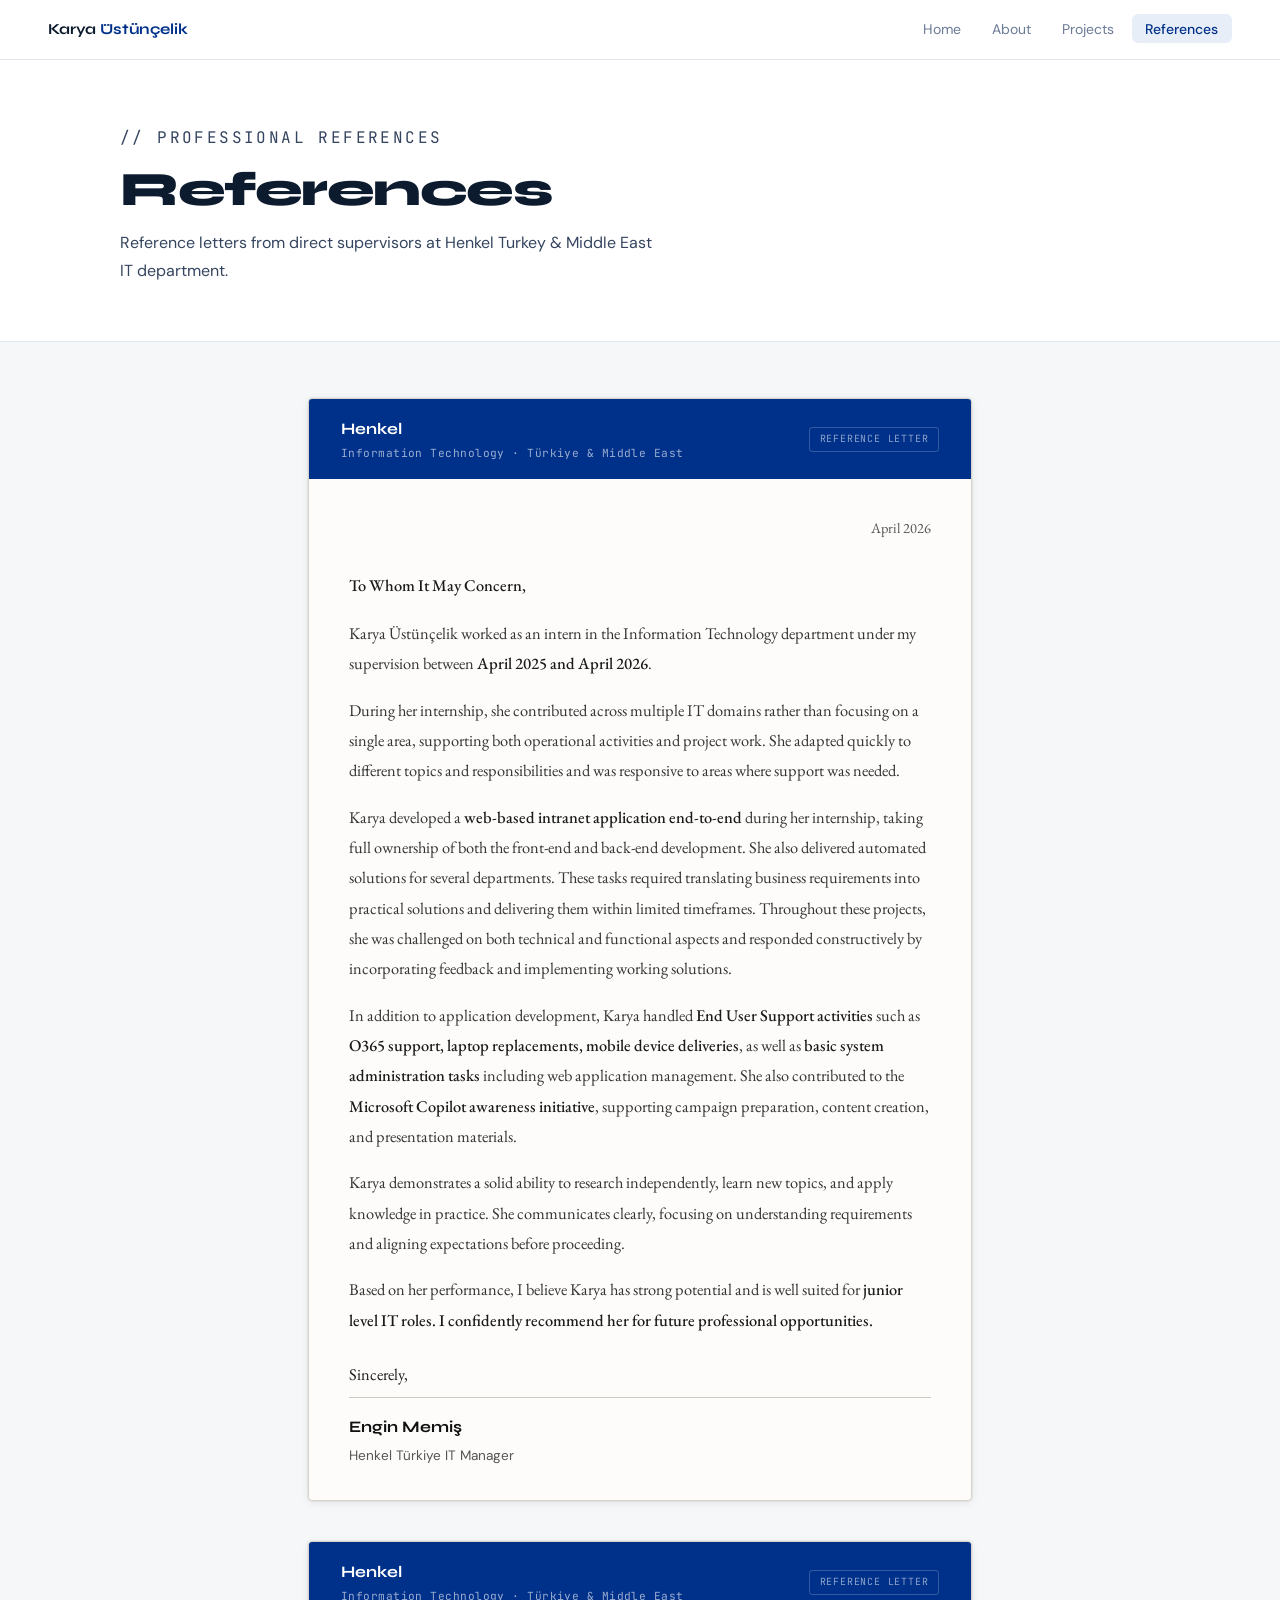
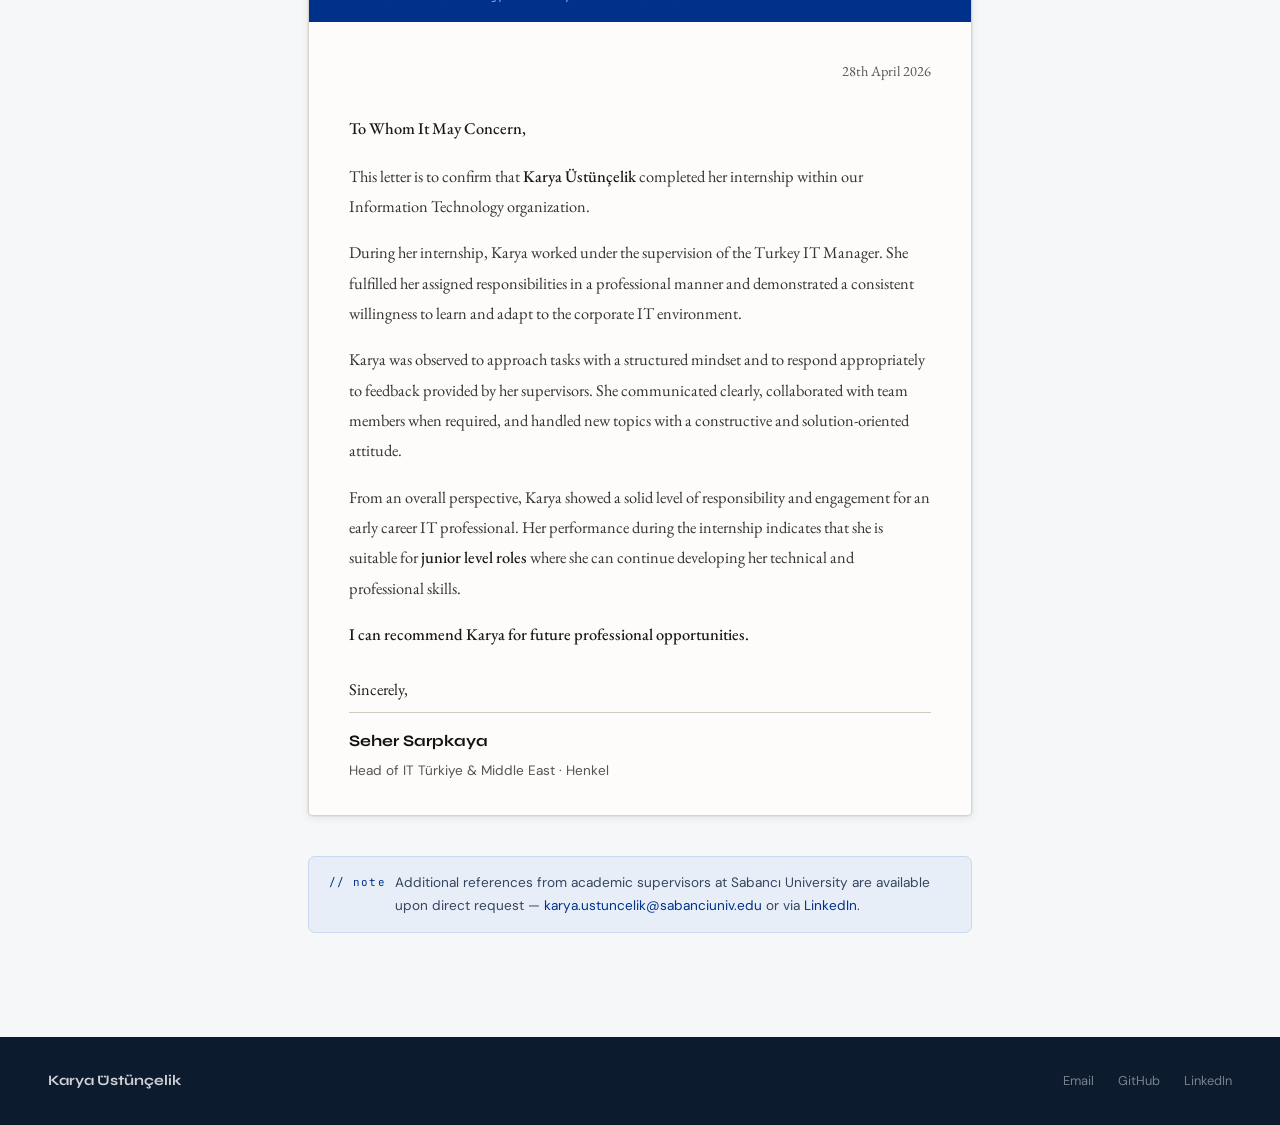
<file: references.html>
<!DOCTYPE html>
<html lang="en">
<head>
<meta charset="UTF-8"/>
<meta name="viewport" content="width=device-width, initial-scale=1.0"/>
<title>References — Karya Üstünçelik</title>
<link rel="stylesheet" href="style.css"/>
<link href="https://fonts.googleapis.com/css2?family=EB+Garamond:ital,wght@0,400;0,500;1,400&display=swap" rel="stylesheet"/>
<style>
.paper {
  background: #FDFCFB;
  border: 1px solid #d8d4cc;
  border-radius: 4px;
  box-shadow: 0 2px 8px rgba(0,0,0,0.08), 0 0 0 1px rgba(0,0,0,0.04);
  overflow: hidden;
  margin-bottom: 2.5rem;
}
.paper-header {
  background: var(--blue);
  padding: 1rem 2rem;
  display: flex; align-items: center; justify-content: space-between;
}
.paper-header-co {
  font-family: var(--f-display);
  font-size: 1rem; font-weight: 700; color: #fff;
}
.paper-header-dept {
  font-family: var(--f-mono);
  font-size: 0.7rem; color: rgba(255,255,255,0.6);
  margin-top: 0.1rem; letter-spacing: 0.04em;
}
.paper-header-badge {
  font-family: var(--f-mono);
  font-size: 0.62rem; color: rgba(255,255,255,0.55);
  border: 1px solid rgba(255,255,255,0.2);
  padding: 0.2rem 0.6rem; border-radius: 3px;
  letter-spacing: 0.08em; text-transform: uppercase;
}
.paper-body {
  padding: 2.25rem 2.5rem 2rem;
  font-family: 'EB Garamond', serif;
  font-size: 1.025rem; line-height: 1.85;
  color: #1a1a1a;
}
.paper-date { text-align: right; font-size: 0.9rem; color: #555; margin-bottom: 1.75rem; }
.paper-salute { font-weight: 500; margin-bottom: 1.1rem; }
.paper-p { margin-bottom: 1rem; color: #333; }
.paper-p strong { color: #1a1a1a; font-weight: 500; }
.paper-closing { margin-top: 1.5rem; margin-bottom: 0.35rem; }
.paper-sig {
  margin-top: 0.5rem;
  padding-top: 0.85rem;
  border-top: 1px solid #d0cbc0;
}
.paper-sig-name { font-family: var(--f-display); font-weight: 700; font-size: 1rem; color: #111; }
.paper-sig-title { font-family: var(--f-body); font-size: 0.85rem; color: #555; margin-top: 0.1rem; }

.note-bar {
  background: var(--blue-lt);
  border: 1px solid #c9d8f0;
  border-radius: 7px;
  padding: 0.9rem 1.25rem;
  font-size: 0.85rem; color: var(--ink-mid);
  display: flex; gap: 0.6rem; align-items: flex-start;
  margin-bottom: 3rem;
}
.note-bar a { color: var(--blue); text-decoration: none; }
.note-bar a:hover { text-decoration: underline; }

@media (max-width:768px) {
  .paper-body { padding: 1.5rem 1.25rem 1.25rem; }
}
</style>
</head>
<body>

<nav>
  <a href="index.html" class="nav-brand">Karya <em>Üstünçelik</em></a>
  <ul class="nav-links">
    <li><a href="index.html">Home</a></li>
    <li><a href="about.html">About</a></li>
    <li><a href="projects.html">Projects</a></li>
    <li><a href="references.html" class="active">References</a></li>
  </ul>
</nav>

<div class="page-hero">
  <div class="page-hero-inner">
    <p class="eyebrow">// professional references</p>
    <h1>References</h1>
    <p>Reference letters from direct supervisors at Henkel Turkey &amp; Middle East IT department.</p>
  </div>
</div>

<div style="padding: 3.5rem 0; background: var(--bg);">
<div class="container-sm">

  <!-- Letter 1 — Engin Memiş -->
  <div class="paper">
    <div class="paper-header">
      <div>
        <div class="paper-header-co">Henkel</div>
        <div class="paper-header-dept">Information Technology · Türkiye &amp; Middle East</div>
      </div>
      <span class="paper-header-badge">Reference Letter</span>
    </div>
    <div class="paper-body">
      <div class="paper-date">April 2026</div>
      <p class="paper-salute">To Whom It May Concern,</p>
      <p class="paper-p">Karya Üstünçelik worked as an intern in the Information Technology department under my supervision between <strong>April 2025 and April 2026</strong>.</p>
      <p class="paper-p">During her internship, she contributed across multiple IT domains rather than focusing on a single area, supporting both operational activities and project work. She adapted quickly to different topics and responsibilities and was responsive to areas where support was needed.</p>
      <p class="paper-p">Karya developed a <strong>web-based intranet application end-to-end</strong> during her internship, taking full ownership of both the front-end and back-end development. She also delivered automated solutions for several departments. These tasks required translating business requirements into practical solutions and delivering them within limited timeframes. Throughout these projects, she was challenged on both technical and functional aspects and responded constructively by incorporating feedback and implementing working solutions.</p>
      <p class="paper-p">In addition to application development, Karya handled <strong>End User Support activities</strong> such as <strong>O365 support, laptop replacements, mobile device deliveries</strong>, as well as <strong>basic system administration tasks</strong> including web application management. She also contributed to the <strong>Microsoft Copilot awareness initiative</strong>, supporting campaign preparation, content creation, and presentation materials.</p>
      <p class="paper-p">Karya demonstrates a solid ability to research independently, learn new topics, and apply knowledge in practice. She communicates clearly, focusing on understanding requirements and aligning expectations before proceeding.</p>
      <p class="paper-p">Based on her performance, I believe Karya has strong potential and is well suited for <strong>junior level IT roles. I confidently recommend her for future professional opportunities.</strong></p>
      <p class="paper-closing">Sincerely,</p>
      <div class="paper-sig">
        <div class="paper-sig-name">Engin Memiş</div>
        <div class="paper-sig-title">Henkel Türkiye IT Manager</div>
      </div>
    </div>
  </div>

  <!-- Letter 2 — Seher Sarpkaya -->
  <div class="paper">
    <div class="paper-header">
      <div>
        <div class="paper-header-co">Henkel</div>
        <div class="paper-header-dept">Information Technology · Türkiye &amp; Middle East</div>
      </div>
      <span class="paper-header-badge">Reference Letter</span>
    </div>
    <div class="paper-body">
      <div class="paper-date">28th April 2026</div>
      <p class="paper-salute">To Whom It May Concern,</p>
      <p class="paper-p">This letter is to confirm that <strong>Karya Üstünçelik</strong> completed her internship within our Information Technology organization.</p>
      <p class="paper-p">During her internship, Karya worked under the supervision of the Turkey IT Manager. She fulfilled her assigned responsibilities in a professional manner and demonstrated a consistent willingness to learn and adapt to the corporate IT environment.</p>
      <p class="paper-p">Karya was observed to approach tasks with a structured mindset and to respond appropriately to feedback provided by her supervisors. She communicated clearly, collaborated with team members when required, and handled new topics with a constructive and solution-oriented attitude.</p>
      <p class="paper-p">From an overall perspective, Karya showed a solid level of responsibility and engagement for an early career IT professional. Her performance during the internship indicates that she is suitable for <strong>junior level roles</strong> where she can continue developing her technical and professional skills.</p>
      <p class="paper-p"><strong>I can recommend Karya for future professional opportunities.</strong></p>
      <p class="paper-closing">Sincerely,</p>
      <div class="paper-sig">
        <div class="paper-sig-name">Seher Sarpkaya</div>
        <div class="paper-sig-title">Head of IT Türkiye &amp; Middle East · Henkel</div>
      </div>
    </div>
  </div>

  <div class="note-bar">
    <span style="font-family:var(--f-mono);font-size:0.68rem;color:var(--blue);letter-spacing:0.1em;white-space:nowrap;padding-top:0.1rem;">// note</span>
    <span>Additional references from academic supervisors at Sabancı University are available upon direct request —
      <a href="mailto:karya.ustuncelik@sabanciuniv.edu">karya.ustuncelik@sabanciuniv.edu</a>
      or via <a href="https://www.linkedin.com/in/karya-ustuncelik-a9627a252">LinkedIn</a>.</span>
  </div>

</div>
</div>

<footer>
  <span class="footer-name">Karya Üstünçelik</span>
  <div class="footer-links">
    <a href="mailto:karya.ustuncelik@sabanciuniv.edu">Email</a>
    <a href="https://github.com/Karyaustuncelik" target="_blank">GitHub</a>
    <a href="https://www.linkedin.com/in/karya-ustuncelik-a9627a252" target="_blank">LinkedIn</a>
  </div>
</footer>

</body>
</html>
</file>
<file: style.css>
@import url('https://fonts.googleapis.com/css2?family=Syne:wght@400;600;700;800&family=JetBrains+Mono:wght@400;500&family=DM+Sans:ital,wght@0,300;0,400;0,500;1,400&display=swap');

:root {
  --white:   #ffffff;
  --bg:      #f6f7f9;
  --surface: #ffffff;
  --border:  #e0e4eb;
  --blue:    #00318A;
  --blue-mid:#0047b3;
  --blue-lt: #e8eef8;
  --ink:     #0d1b2e;
  --ink-mid: #354560;
  --muted:   #6b7a96;
  --tag-bg:  #eef2fb;
  --tag-text:#1a3a7a;
  --f-display:'Syne',sans-serif;
  --f-mono:  'JetBrains Mono',monospace;
  --f-body:  'DM Sans',sans-serif;
}

*, *::before, *::after { box-sizing: border-box; margin: 0; padding: 0; }
html { scroll-behavior: smooth; }

body {
  background: var(--bg);
  color: var(--ink);
  font-family: var(--f-body);
  font-size: 15px;
  line-height: 1.7;
  -webkit-font-smoothing: antialiased;
}

/* ── NAV ── */
nav {
  position: sticky; top: 0; z-index: 100;
  background: rgba(255,255,255,0.95);
  border-bottom: 1px solid var(--border);
  backdrop-filter: blur(10px);
  display: flex; align-items: center; justify-content: space-between;
  padding: 0 3rem;
  height: 60px;
}
.nav-brand {
  font-family: var(--f-display);
  font-weight: 700; font-size: 0.95rem;
  color: var(--ink); text-decoration: none;
  letter-spacing: -0.01em;
}
.nav-brand em { color: var(--blue); font-style: normal; }
.nav-links { display: flex; gap: 0.25rem; list-style: none; }
.nav-links a {
  font-family: var(--f-body);
  font-size: 0.875rem; font-weight: 400;
  color: var(--muted); text-decoration: none;
  padding: 0.35rem 0.85rem;
  border-radius: 6px;
  transition: background 0.15s, color 0.15s;
}
.nav-links a:hover { background: var(--bg); color: var(--ink); }
.nav-links a.active { background: var(--blue-lt); color: var(--blue); font-weight: 500; }

/* ── CONTAINER ── */
.container { max-width: 1040px; margin: 0 auto; padding: 0 3rem; }
.container-sm { max-width: 760px; margin: 0 auto; padding: 0 3rem; }

/* ── PAGE HERO ── */
.page-hero {
  background: var(--white);
  border-bottom: 1px solid var(--border);
  padding: 4rem 3rem 3.5rem;
  max-width: 100%;
}
.page-hero-inner { max-width: 1040px; margin: 0 auto; }
.eyebrow {
  font-family: var(--f-mono);
  font-size: 0.72rem; color: var(--blue);
  letter-spacing: 0.15em; text-transform: uppercase;
  margin-bottom: 0.75rem;
}
.page-hero h1 {
  font-family: var(--f-display);
  font-size: clamp(2rem, 4vw, 3rem);
  font-weight: 800; letter-spacing: -0.03em;
  line-height: 1.08; color: var(--ink);
  margin-bottom: 0.85rem;
}
.page-hero p {
  font-size: 1rem; color: var(--ink-mid);
  max-width: 540px; line-height: 1.75;
}

/* ── SECTION ── */
.section { padding: 4rem 0; }
.section + .section { border-top: 1px solid var(--border); }
.section-label {
  font-family: var(--f-mono);
  font-size: 0.7rem; color: var(--blue);
  letter-spacing: 0.12em; text-transform: uppercase;
  margin-bottom: 0.5rem;
}
.section-title {
  font-family: var(--f-display);
  font-size: clamp(1.4rem, 3vw, 1.9rem);
  font-weight: 800; letter-spacing: -0.025em;
  color: var(--ink); margin-bottom: 2rem;
}

/* ── CARDS ── */
.card {
  background: var(--white);
  border: 1px solid var(--border);
  border-radius: 10px;
  padding: 1.5rem 1.75rem;
  transition: box-shadow 0.2s, border-color 0.2s;
}
.card:hover {
  border-color: #b8c9e8;
  box-shadow: 0 4px 16px rgba(0,49,138,0.07);
}
.card-top {
  display: flex; align-items: flex-start;
  justify-content: space-between; gap: 1rem;
  margin-bottom: 0.6rem;
}
.card-title {
  font-family: var(--f-display);
  font-size: 0.95rem; font-weight: 700;
  color: var(--ink); line-height: 1.3;
}
.card-date {
  font-family: var(--f-mono);
  font-size: 0.68rem; color: var(--muted);
  white-space: nowrap; flex-shrink: 0;
}
.card-desc {
  font-size: 0.875rem; color: var(--ink-mid);
  line-height: 1.7; margin-bottom: 1rem;
}
.card-tags { display: flex; flex-wrap: wrap; gap: 0.35rem; margin-bottom: 1rem; }
.tag {
  font-family: var(--f-mono);
  font-size: 0.65rem; padding: 0.2rem 0.55rem;
  background: var(--tag-bg); color: var(--tag-text);
  border: 1px solid #c9d8f0; border-radius: 4px;
  letter-spacing: 0.02em;
}
.tag.dark { background: var(--ink); color: #e2e8f0; border-color: var(--ink); }
.link {
  font-family: var(--f-mono);
  font-size: 0.72rem; color: var(--blue);
  text-decoration: none; font-weight: 500;
}
.link:hover { text-decoration: underline; }

/* ── BUTTONS ── */
.btn {
  display: inline-flex; align-items: center; gap: 0.5rem;
  padding: 0.65rem 1.5rem;
  border-radius: 7px;
  font-family: var(--f-body);
  font-size: 0.875rem; font-weight: 500;
  text-decoration: none; cursor: pointer;
  transition: all 0.18s;
  border: 1.5px solid transparent;
}
.btn-primary { background: var(--blue); color: #fff; border-color: var(--blue); }
.btn-primary:hover { background: #00277a; border-color: #00277a; }
.btn-outline { background: transparent; color: var(--blue); border-color: var(--blue); }
.btn-outline:hover { background: var(--blue-lt); }

/* ── GRID ── */
.grid-2 { display: grid; grid-template-columns: 1fr 1fr; gap: 1.25rem; }
.grid-3 { display: grid; grid-template-columns: repeat(3, 1fr); gap: 1.25rem; }
.grid-auto { display: grid; grid-template-columns: repeat(auto-fill, minmax(300px, 1fr)); gap: 1.25rem; }

/* ── STAT ── */
.stat-grid { display: grid; grid-template-columns: repeat(4, 1fr); gap: 1rem; margin-bottom: 2rem; }
.stat {
  background: var(--white);
  border: 1px solid var(--border);
  border-radius: 10px; padding: 1.25rem 1.4rem;
  text-align: center;
}
.stat-num {
  font-family: var(--f-display);
  font-size: 2rem; font-weight: 800;
  color: var(--blue); line-height: 1; margin-bottom: 0.3rem;
}
.stat-label {
  font-family: var(--f-mono);
  font-size: 0.68rem; color: var(--muted);
  letter-spacing: 0.04em;
}

/* ── FOOTER ── */
footer {
  background: var(--ink);
  color: rgba(255,255,255,0.55);
  padding: 2rem 3rem;
  display: flex; align-items: center;
  justify-content: space-between; flex-wrap: wrap; gap: 1rem;
}
.footer-name {
  font-family: var(--f-display);
  font-weight: 700; font-size: 0.9rem;
  color: rgba(255,255,255,0.8);
}
.footer-links { display: flex; gap: 1.5rem; }
.footer-links a {
  font-size: 0.8rem; color: rgba(255,255,255,0.45);
  text-decoration: none; transition: color 0.2s;
}
.footer-links a:hover { color: #fff; }

/* ── DIVIDER ── */
hr { border: none; border-top: 1px solid var(--border); margin: 0; }

/* ── RESPONSIVE ── */
@media (max-width: 768px) {
  nav { padding: 0 1.25rem; }
  .container, .container-sm { padding: 0 1.25rem; }
  .page-hero { padding: 2.5rem 1.25rem 2rem; }
  .grid-2, .grid-3, .stat-grid { grid-template-columns: 1fr; }
  footer { padding: 1.5rem 1.25rem; }
}
</file>
